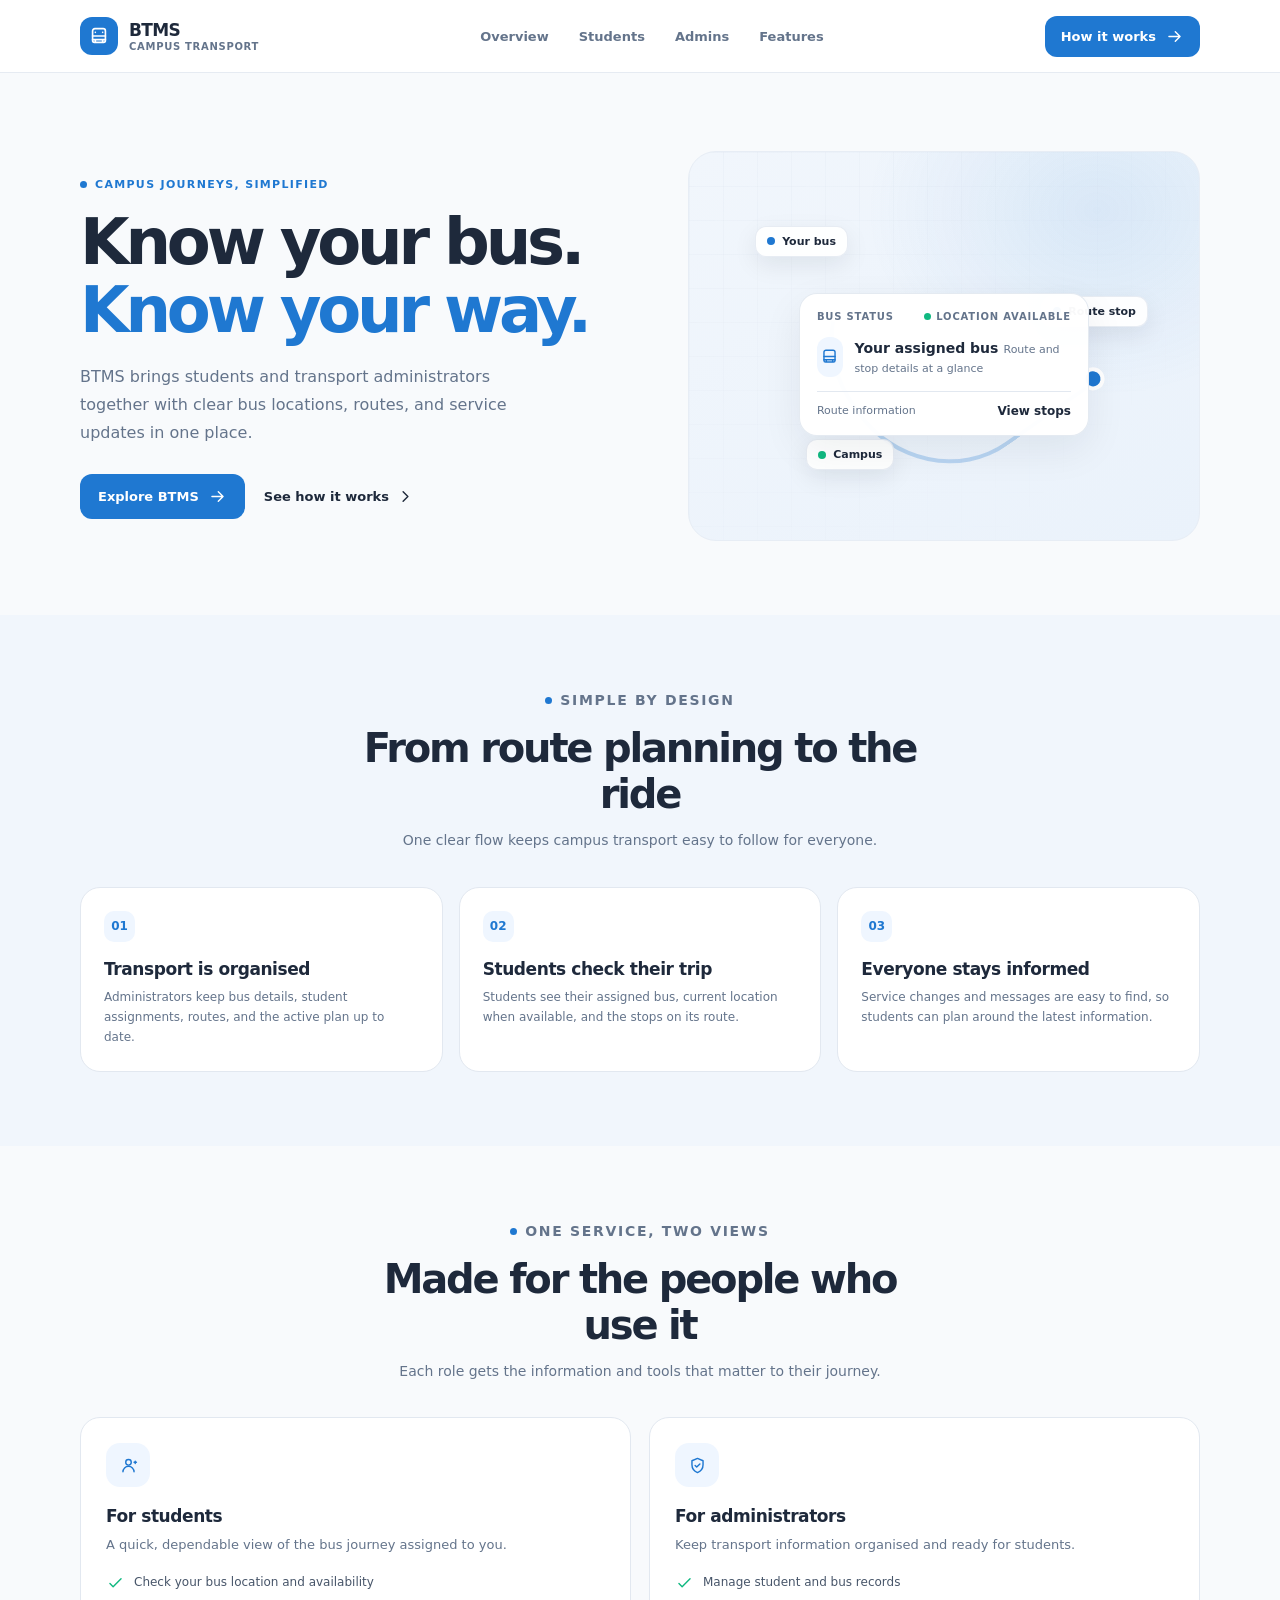
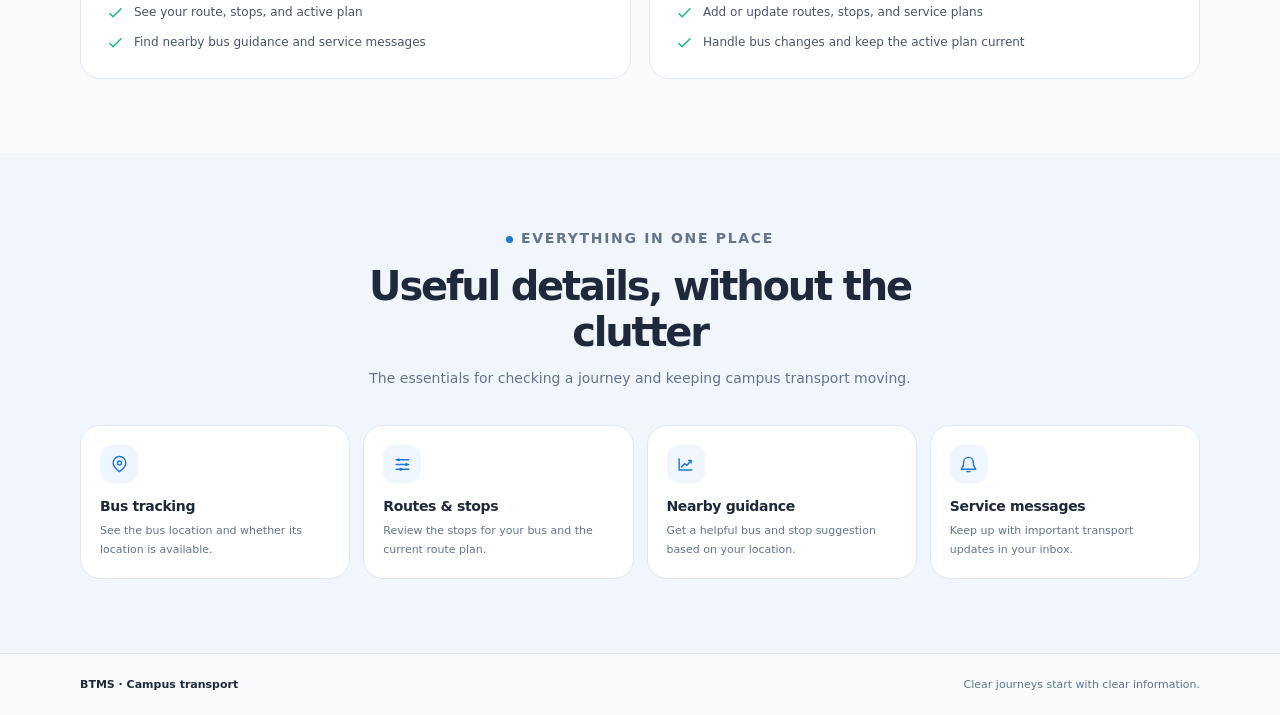
<file: index.html>
<!DOCTYPE html>
<html lang="en">
  <head>
    <meta charset="UTF-8" />
    <meta name="viewport" content="width=device-width, initial-scale=1.0" />
    <meta
      name="description"
      content="A simple guide to how BTMS helps students follow their campus bus and administrators manage transport."
    />
    <title>BTMS | Campus transport, made clear</title>
    <style>
      :root {
        color-scheme: light;
        --blue: #1f78d1;
        --blue-dark: #155ea9;
        --ink: #1e293b;
        --body: #64748b;
        --border: #e2e8f0;
        --page: #f8fafc;
        --white: #fff;
        --pale-blue: #eff6ff;
        --green: #10b981;
        --radius: 20px;
        --shadow: 0 14px 40px rgba(15, 23, 42, 0.07);
      }

      * {
        box-sizing: border-box;
      }

      html {
        scroll-behavior: smooth;
        scroll-padding-top: 92px;
      }

      body {
        margin: 0;
        background: var(--page);
        color: var(--ink);
        font-family:
          Inter, ui-sans-serif, system-ui, -apple-system, BlinkMacSystemFont,
          "Segoe UI", sans-serif;
        -webkit-font-smoothing: antialiased;
      }

      a {
        color: inherit;
        text-decoration: none;
      }

      button {
        font: inherit;
      }

      .wrap {
        width: min(1120px, calc(100% - 40px));
        margin: 0 auto;
      }

      .topbar {
        position: sticky;
        top: 0;
        z-index: 10;
        border-bottom: 1px solid rgba(226, 232, 240, 0.86);
        background: rgba(255, 255, 255, 0.92);
        backdrop-filter: blur(14px);
      }

      .nav {
        min-height: 72px;
        display: flex;
        align-items: center;
        justify-content: space-between;
        gap: 24px;
      }

      .brand {
        display: inline-flex;
        align-items: center;
        gap: 11px;
        font-size: 17px;
        font-weight: 800;
        letter-spacing: -0.04em;
      }

      .brand-mark {
        width: 38px;
        height: 38px;
        display: grid;
        place-items: center;
        border-radius: 12px;
        background: var(--blue);
        color: var(--white);
      }

      .brand small {
        display: block;
        margin-top: 1px;
        color: var(--body);
        font-size: 10px;
        font-weight: 600;
        letter-spacing: 0.07em;
        text-transform: uppercase;
      }

      .nav-links {
        display: flex;
        align-items: center;
        gap: 30px;
        color: var(--body);
        font-size: 13px;
        font-weight: 650;
      }

      .nav-links a:hover,
      .nav-links a:focus-visible {
        color: var(--blue);
      }

      .nav-cta,
      .button-primary {
        display: inline-flex;
        align-items: center;
        justify-content: center;
        gap: 9px;
        border: 0;
        border-radius: 12px;
        background: var(--blue);
        color: var(--white);
        font-size: 13px;
        font-weight: 700;
        transition: background 160ms ease, transform 160ms ease;
      }

      .nav-cta {
        padding: 11px 16px;
      }

      .button-primary {
        padding: 13px 18px;
      }

      .nav-cta:hover,
      .button-primary:hover {
        transform: translateY(-1px);
        background: var(--blue-dark);
      }

      .hero {
        display: grid;
        grid-template-columns: 1.03fr 0.97fr;
        align-items: center;
        gap: 64px;
        padding: 78px 0 74px;
      }

      .eyebrow {
        display: inline-flex;
        align-items: center;
        gap: 8px;
        margin: 0 0 18px;
        color: var(--blue);
        font-size: 11px;
        font-weight: 800;
        letter-spacing: 0.12em;
        text-transform: uppercase;
      }

      .eyebrow-mark {
        width: 7px;
        height: 7px;
        border-radius: 50%;
        background: var(--blue);
      }

      h1,
      h2,
      h3,
      p {
        margin-top: 0;
      }

      h1 {
        max-width: 560px;
        margin-bottom: 18px;
        font-size: clamp(42px, 5.2vw, 64px);
        font-weight: 820;
        letter-spacing: -0.065em;
        line-height: 1.06;
      }

      h1 span {
        color: var(--blue);
      }

      .hero-copy {
        max-width: 470px;
        margin-bottom: 27px;
        color: var(--body);
        font-size: 16px;
        line-height: 1.75;
      }

      .hero-actions {
        display: flex;
        align-items: center;
        gap: 19px;
      }

      .text-link {
        display: inline-flex;
        align-items: center;
        gap: 7px;
        color: var(--ink);
        font-size: 13px;
        font-weight: 700;
      }

      .text-link:hover {
        color: var(--blue);
      }

      .preview {
        position: relative;
        min-height: 390px;
        overflow: hidden;
        display: grid;
        place-items: center;
        border: 1px solid #e7edf5;
        border-radius: 28px;
        background:
          radial-gradient(ellipse at 80% 15%, rgba(31, 120, 209, 0.1), transparent 40%),
          linear-gradient(145deg, #f1f6fc, #eaf2fb);
      }

      .preview-grid {
        position: absolute;
        inset: 0;
        opacity: 0.45;
        background-image:
          linear-gradient(rgba(148, 163, 184, 0.11) 1px, transparent 1px),
          linear-gradient(90deg, rgba(148, 163, 184, 0.11) 1px, transparent 1px);
        background-size: 34px 34px;
        mask-image: linear-gradient(135deg, black, transparent 85%);
      }

      .route-line {
        position: absolute;
        width: 220px;
        height: 235px;
        border: 4px solid transparent;
        border-left-color: rgba(31, 120, 209, 0.25);
        border-bottom-color: rgba(31, 120, 209, 0.25);
        border-radius: 48% 0 0 48%;
        transform: rotate(-35deg);
      }

      .route-line::after {
        position: absolute;
        right: -9px;
        bottom: -10px;
        width: 15px;
        height: 15px;
        border: 4px solid var(--white);
        border-radius: 50%;
        background: var(--blue);
        content: "";
      }

      .map-label {
        position: absolute;
        z-index: 1;
        display: inline-flex;
        align-items: center;
        gap: 7px;
        padding: 8px 11px;
        border: 1px solid rgba(226, 232, 240, 0.8);
        border-radius: 11px;
        background: rgba(255, 255, 255, 0.93);
        box-shadow: 0 8px 24px rgba(15, 23, 42, 0.08);
        color: var(--ink);
        font-size: 11px;
        font-weight: 700;
      }

      .map-label.start {
        top: 19%;
        left: 13%;
      }

      .map-label.stop {
        top: 37%;
        right: 10%;
      }

      .map-label.campus {
        bottom: 18%;
        left: 23%;
      }

      .pin {
        width: 8px;
        height: 8px;
        border-radius: 50%;
        background: var(--blue);
      }

      .map-label.campus .pin {
        background: var(--green);
      }

      .status-card {
        position: relative;
        z-index: 2;
        width: min(290px, calc(100% - 34px));
        margin-top: 36px;
        padding: 17px;
        border: 1px solid rgba(226, 232, 240, 0.9);
        border-radius: 18px;
        background: rgba(255, 255, 255, 0.97);
        box-shadow: var(--shadow);
      }

      .status-top,
      .bus-row,
      .status-foot {
        display: flex;
        align-items: center;
        justify-content: space-between;
      }

      .status-top {
        margin-bottom: 15px;
        color: var(--body);
        font-size: 10px;
        font-weight: 750;
        letter-spacing: 0.08em;
        text-transform: uppercase;
      }

      .live-dot {
        display: inline-block;
        width: 7px;
        height: 7px;
        margin-right: 5px;
        border-radius: 50%;
        background: var(--green);
      }

      .bus-row {
        justify-content: flex-start;
        gap: 12px;
        padding-bottom: 14px;
        border-bottom: 1px solid var(--border);
      }

      .bus-icon {
        width: 40px;
        height: 40px;
        display: grid;
        place-items: center;
        border-radius: 12px;
        background: var(--pale-blue);
        color: var(--blue);
      }

      .bus-name {
        font-size: 14px;
        font-weight: 750;
      }

      .bus-caption {
        margin-top: 3px;
        color: var(--body);
        font-size: 11px;
      }

      .status-foot {
        padding-top: 12px;
        color: var(--body);
        font-size: 11px;
      }

      .status-foot strong {
        color: var(--ink);
        font-size: 12px;
      }

      .section {
        padding: 74px 0;
      }

      .section-head {
        max-width: 570px;
        margin: 0 auto 34px;
        text-align: center;
      }

      .section-head .eyebrow {
        margin-bottom: 12px;
      }

      h2 {
        margin-bottom: 12px;
        font-size: clamp(29px, 3.5vw, 40px);
        font-weight: 800;
        letter-spacing: -0.055em;
        line-height: 1.15;
      }

      .section-head p,
      .card-copy {
        color: var(--body);
        font-size: 14px;
        line-height: 1.7;
      }

      .roles {
        display: grid;
        grid-template-columns: 1fr 1fr;
        gap: 18px;
      }

      .role-card,
      .step-card,
      .feature-card {
        border: 1px solid var(--border);
        border-radius: var(--radius);
        background: var(--white);
      }

      .role-card {
        padding: 25px;
        transition: border-color 160ms ease, box-shadow 160ms ease;
      }

      .role-card:hover {
        border-color: #bdd9f5;
        box-shadow: var(--shadow);
      }

      .card-icon {
        width: 44px;
        height: 44px;
        display: grid;
        place-items: center;
        margin-bottom: 19px;
        border-radius: 14px;
        background: var(--pale-blue);
        color: var(--blue);
      }

      .role-card h3,
      .step-card h3,
      .feature-card h3 {
        margin-bottom: 8px;
        font-size: 17px;
        font-weight: 750;
        letter-spacing: -0.025em;
      }

      .role-card .card-copy {
        margin-bottom: 17px;
        font-size: 13px;
      }

      .check-list {
        display: grid;
        gap: 10px;
        margin: 0;
        padding: 0;
        list-style: none;
      }

      .check-list li {
        display: flex;
        align-items: flex-start;
        gap: 9px;
        color: #475569;
        font-size: 12px;
        line-height: 1.5;
      }

      .check-list svg {
        flex: 0 0 auto;
        margin-top: 1px;
        color: var(--green);
      }

      .steps {
        display: grid;
        grid-template-columns: repeat(3, 1fr);
        gap: 16px;
      }

      .step-card {
        position: relative;
        padding: 23px;
      }

      .step-number {
        display: inline-grid;
        width: 31px;
        height: 31px;
        place-items: center;
        margin-bottom: 17px;
        border-radius: 10px;
        background: var(--pale-blue);
        color: var(--blue);
        font-size: 12px;
        font-weight: 800;
      }

      .step-card p,
      .feature-card p {
        margin-bottom: 0;
        color: var(--body);
        font-size: 12px;
        line-height: 1.7;
      }

      .feature-grid {
        display: grid;
        grid-template-columns: repeat(4, 1fr);
        gap: 13px;
      }

      .feature-card {
        padding: 19px;
      }

      .feature-card .card-icon {
        width: 38px;
        height: 38px;
        margin-bottom: 15px;
        border-radius: 12px;
      }

      .feature-card h3 {
        font-size: 14px;
      }

      .feature-card p {
        font-size: 11px;
      }

      .tinted {
        background: #f1f6fc;
      }

      .footer {
        padding: 24px 0;
        border-top: 1px solid var(--border);
        color: var(--body);
        font-size: 11px;
      }

      .footer-inner {
        display: flex;
        align-items: center;
        justify-content: space-between;
        gap: 16px;
      }

      .footer-brand {
        color: var(--ink);
        font-weight: 750;
      }

      .icon {
        width: 19px;
        height: 19px;
        fill: none;
        stroke: currentColor;
        stroke-width: 1.8;
        stroke-linecap: round;
        stroke-linejoin: round;
      }

      .brand-mark .icon {
        width: 22px;
        height: 22px;
      }

      @media (max-width: 800px) {
        .nav-links {
          gap: 17px;
        }

        .hero {
          gap: 36px;
          padding: 58px 0;
        }

        .preview {
          min-height: 350px;
        }

        .feature-grid {
          grid-template-columns: repeat(2, 1fr);
        }
      }

      @media (max-width: 620px) {
        .wrap {
          width: min(100% - 32px, 480px);
        }

        .nav {
          min-height: 64px;
        }

        .nav-links {
          display: none;
        }

        .nav-cta {
          padding: 10px 12px;
          font-size: 12px;
        }

        .hero {
          grid-template-columns: 1fr;
          gap: 34px;
          padding: 49px 0 55px;
        }

        h1 {
          max-width: 430px;
          font-size: clamp(42px, 12vw, 56px);
        }

        .hero-copy {
          font-size: 14px;
        }

        .preview {
          min-height: 330px;
        }

        .section {
          padding: 56px 0;
        }

        .roles,
        .steps {
          grid-template-columns: 1fr;
        }

        .role-card {
          padding: 21px;
        }

        .section-head {
          margin-bottom: 26px;
        }
      }

      @media (prefers-reduced-motion: reduce) {
        *,
        *::before,
        *::after {
          scroll-behavior: auto !important;
          transition-duration: 0.01ms !important;
        }
      }
    </style>
  </head>
  <body>
    <header class="topbar">
      <div class="wrap nav">
        <a class="brand" href="#top" aria-label="BTMS home">
          <span class="brand-mark" aria-hidden="true">
            <svg class="icon" viewBox="0 0 24 24">
              <path d="M5 16V6.5A2.5 2.5 0 0 1 7.5 4h9A2.5 2.5 0 0 1 19 6.5V16" />
              <path d="M5 12h14M8 19v-3m8 3v-3M7 19h10a2 2 0 0 0 2-2v-1H5v1a2 2 0 0 0 2 2Z" />
              <path d="M8 8h.01M16 8h.01" />
            </svg>
          </span>
          <span>BTMS<small>Campus transport</small></span>
        </a>
        <nav class="nav-links" aria-label="Main navigation">
          <a href="#overview">Overview</a>
          <a href="#students">Students</a>
          <a href="#admins">Admins</a>
          <a href="#features">Features</a>
        </nav>
        <a class="nav-cta" href="#how-it-works">
          How it works
          <svg class="icon" viewBox="0 0 24 24" aria-hidden="true">
            <path d="M5 12h14m-6-6 6 6-6 6" />
          </svg>
        </a>
      </div>
    </header>

    <main id="top">
      <section class="wrap hero" id="overview">
        <div>
          <p class="eyebrow"><span class="eyebrow-mark"></span> Campus journeys, simplified</p>
          <h1>Know your bus.<br /><span>Know your way.</span></h1>
          <p class="hero-copy">
            BTMS brings students and transport administrators together with clear
            bus locations, routes, and service updates in one place.
          </p>
          <div class="hero-actions">
            <a class="button-primary" href="#students">
              Explore BTMS
              <svg class="icon" viewBox="0 0 24 24" aria-hidden="true">
                <path d="M5 12h14m-6-6 6 6-6 6" />
              </svg>
            </a>
            <a class="text-link" href="#how-it-works">
              See how it works
              <svg class="icon" viewBox="0 0 24 24" aria-hidden="true">
                <path d="m9 18 6-6-6-6" />
              </svg>
            </a>
          </div>
        </div>

        <div class="preview" aria-label="Illustration of a bus route and live status">
          <div class="preview-grid" aria-hidden="true"></div>
          <div class="route-line" aria-hidden="true"></div>
          <span class="map-label start"><i class="pin"></i> Your bus</span>
          <span class="map-label stop"><i class="pin"></i> Route stop</span>
          <span class="map-label campus"><i class="pin"></i> Campus</span>
          <div class="status-card">
            <div class="status-top">
              <span>Bus status</span>
              <span><i class="live-dot"></i>Location available</span>
            </div>
            <div class="bus-row">
              <span class="bus-icon" aria-hidden="true">
                <svg class="icon" viewBox="0 0 24 24">
                  <path d="M5 16V6.5A2.5 2.5 0 0 1 7.5 4h9A2.5 2.5 0 0 1 19 6.5V16" />
                  <path d="M5 12h14M8 19v-3m8 3v-3M7 19h10a2 2 0 0 0 2-2v-1H5v1a2 2 0 0 0 2 2Z" />
                </svg>
              </span>
              <span>
                <span class="bus-name">Your assigned bus</span>
                <span class="bus-caption">Route and stop details at a glance</span>
              </span>
            </div>
            <div class="status-foot">
              <span>Route information</span>
              <strong>View stops</strong>
            </div>
          </div>
        </div>
      </section>

      <section class="section tinted" id="how-it-works">
        <div class="wrap">
          <div class="section-head">
            <p class="eyebrow"><span class="eyebrow-mark"></span> Simple by design</p>
            <h2>From route planning to the ride</h2>
            <p>One clear flow keeps campus transport easy to follow for everyone.</p>
          </div>
          <div class="steps">
            <article class="step-card">
              <span class="step-number">01</span>
              <h3>Transport is organised</h3>
              <p>Administrators keep bus details, student assignments, routes, and the active plan up to date.</p>
            </article>
            <article class="step-card">
              <span class="step-number">02</span>
              <h3>Students check their trip</h3>
              <p>Students see their assigned bus, current location when available, and the stops on its route.</p>
            </article>
            <article class="step-card">
              <span class="step-number">03</span>
              <h3>Everyone stays informed</h3>
              <p>Service changes and messages are easy to find, so students can plan around the latest information.</p>
            </article>
          </div>
        </div>
      </section>

      <section class="section wrap" aria-labelledby="roles-heading">
        <div class="section-head">
          <p class="eyebrow"><span class="eyebrow-mark"></span> One service, two views</p>
          <h2 id="roles-heading">Made for the people who use it</h2>
          <p>Each role gets the information and tools that matter to their journey.</p>
        </div>
        <div class="roles">
          <article class="role-card" id="students">
            <span class="card-icon" aria-hidden="true">
              <svg class="icon" viewBox="0 0 24 24">
                <circle cx="12" cy="8" r="3.5" />
                <path d="M5 20a7 7 0 0 1 14 0M19 8h3m-1.5-1.5v3" />
              </svg>
            </span>
            <h3>For students</h3>
            <p class="card-copy">A quick, dependable view of the bus journey assigned to you.</p>
            <ul class="check-list">
              <li><svg class="icon" viewBox="0 0 24 24" aria-hidden="true"><path d="m5 12 4 4L19 6" /></svg>Check your bus location and availability</li>
              <li><svg class="icon" viewBox="0 0 24 24" aria-hidden="true"><path d="m5 12 4 4L19 6" /></svg>See your route, stops, and active plan</li>
              <li><svg class="icon" viewBox="0 0 24 24" aria-hidden="true"><path d="m5 12 4 4L19 6" /></svg>Find nearby bus guidance and service messages</li>
            </ul>
          </article>
          <article class="role-card" id="admins">
            <span class="card-icon" aria-hidden="true">
              <svg class="icon" viewBox="0 0 24 24">
                <path d="M12 3 5 6v5c0 4.6 2.9 8.2 7 10 4.1-1.8 7-5.4 7-10V6l-7-3Z" />
                <path d="m9 12 2 2 4-4" />
              </svg>
            </span>
            <h3>For administrators</h3>
            <p class="card-copy">Keep transport information organised and ready for students.</p>
            <ul class="check-list">
              <li><svg class="icon" viewBox="0 0 24 24" aria-hidden="true"><path d="m5 12 4 4L19 6" /></svg>Manage student and bus records</li>
              <li><svg class="icon" viewBox="0 0 24 24" aria-hidden="true"><path d="m5 12 4 4L19 6" /></svg>Add or update routes, stops, and service plans</li>
              <li><svg class="icon" viewBox="0 0 24 24" aria-hidden="true"><path d="m5 12 4 4L19 6" /></svg>Handle bus changes and keep the active plan current</li>
            </ul>
          </article>
        </div>
      </section>

      <section class="section tinted" id="features">
        <div class="wrap">
          <div class="section-head">
            <p class="eyebrow"><span class="eyebrow-mark"></span> Everything in one place</p>
            <h2>Useful details, without the clutter</h2>
            <p>The essentials for checking a journey and keeping campus transport moving.</p>
          </div>
          <div class="feature-grid">
            <article class="feature-card">
              <span class="card-icon" aria-hidden="true">
                <svg class="icon" viewBox="0 0 24 24"><path d="M20 10c0 5-8 11-8 11S4 15 4 10a8 8 0 1 1 16 0Z" /><circle cx="12" cy="10" r="2.5" /></svg>
              </span>
              <h3>Bus tracking</h3>
              <p>See the bus location and whether its location is available.</p>
            </article>
            <article class="feature-card">
              <span class="card-icon" aria-hidden="true">
                <svg class="icon" viewBox="0 0 24 24"><path d="M4 6h16M4 12h16M4 18h16" /><circle cx="7" cy="6" r="1" /><circle cx="17" cy="12" r="1" /><circle cx="10" cy="18" r="1" /></svg>
              </span>
              <h3>Routes &amp; stops</h3>
              <p>Review the stops for your bus and the current route plan.</p>
            </article>
            <article class="feature-card">
              <span class="card-icon" aria-hidden="true">
                <svg class="icon" viewBox="0 0 24 24"><path d="M4 19V5m0 14h16M7 15l4-4 3 2 5-6" /><path d="M16 7h3v3" /></svg>
              </span>
              <h3>Nearby guidance</h3>
              <p>Get a helpful bus and stop suggestion based on your location.</p>
            </article>
            <article class="feature-card">
              <span class="card-icon" aria-hidden="true">
                <svg class="icon" viewBox="0 0 24 24"><path d="M18 9a6 6 0 0 0-12 0c0 7-3 7-3 9h18c0-2-3-2-3-9ZM10 21h4" /></svg>
              </span>
              <h3>Service messages</h3>
              <p>Keep up with important transport updates in your inbox.</p>
            </article>
          </div>
        </div>
      </section>
    </main>

    <footer class="footer">
      <div class="wrap footer-inner">
        <span class="footer-brand">BTMS · Campus transport</span>
        <span>Clear journeys start with clear information.</span>
      </div>
    </footer>
  </body>
</html>
</file>
